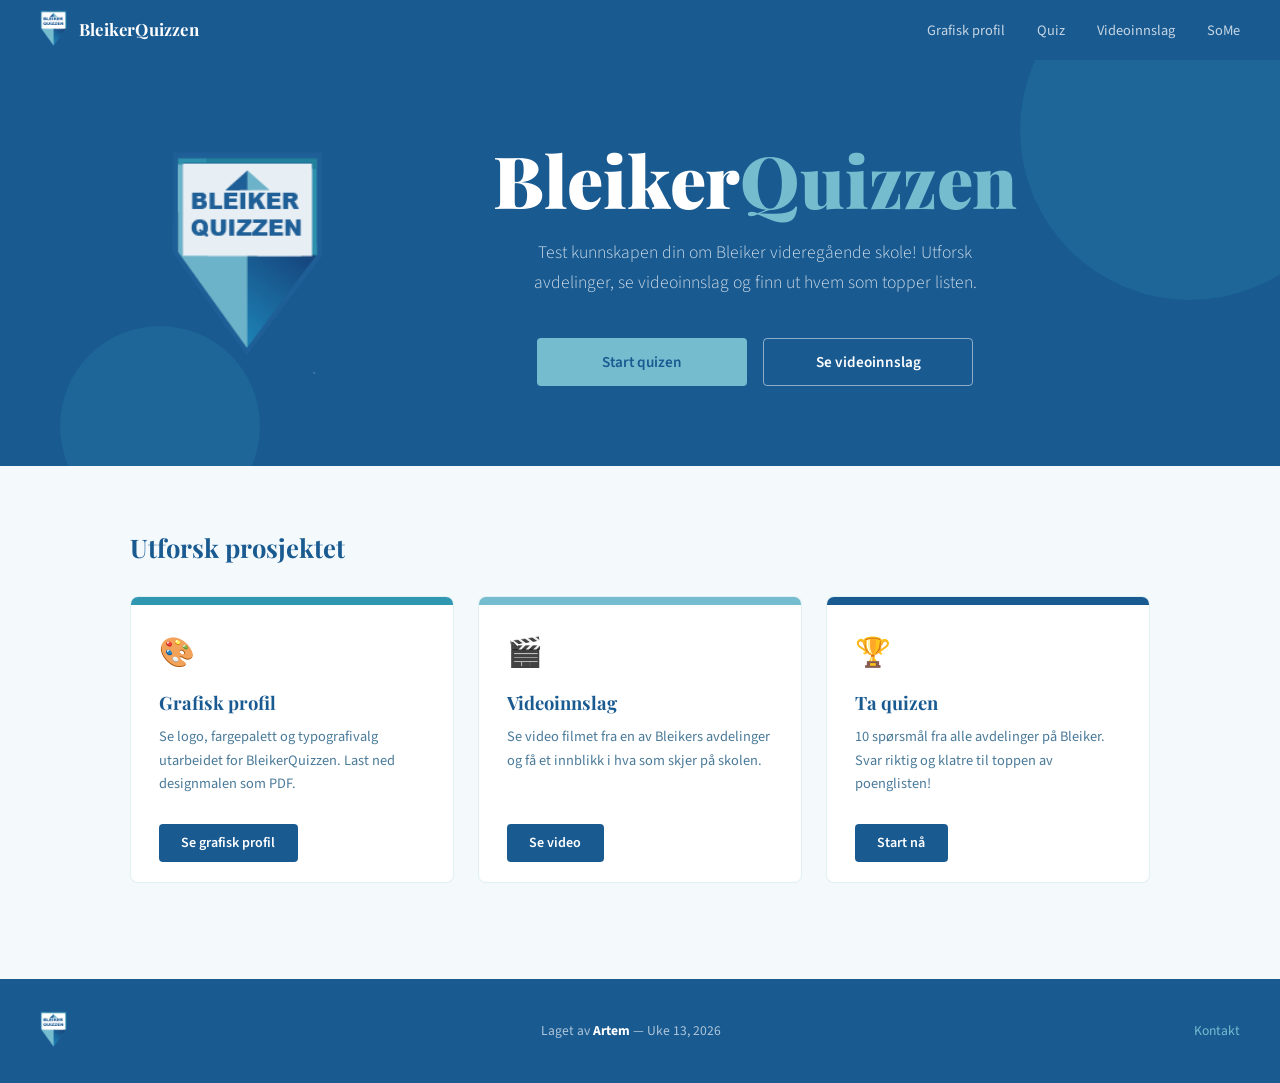
<file: index.html>
<!DOCTYPE html>
<html lang="no">
<head>
  <meta charset="UTF-8" />
  <meta name="viewport" content="width=device-width, initial-scale=1.0" />
  <title>BleikerQuizzen</title>
  <link rel="stylesheet" href="./css/style.css" />
</head>
<body class="home-page">

<nav>
  <a href="./index.html" class="logo"><img src="./img/Logo.png" alt="BleikerQuizzen" /><span class="logo-text">BleikerQuizzen</span></a>
  <ul>
    <li><a href="./html/grafisk-profil.html">Grafisk profil</a></li>
    <li><a href="./html/quiz.html">Quiz</a></li>
    <li><a href="./html/video.html">Videoinnslag</a></li>
    <li><a href="./html/some.html">SoMe</a></li>
  </ul>
</nav>

<section class="hero">
  <div class="hero-circle a"></div>
  <div class="hero-circle b"></div>
  <div class="hero-inner">
    <img src="./img/Logo.png" alt="Bleiker logo" class="hero-logo" />
    <div class="hero-content">
      <h1>Bleiker<span>Quizzen</span></h1>
      <p>Test kunnskapen din om Bleiker videregående skole! Utforsk avdelinger, se videoinnslag og finn ut hvem som topper listen.</p>
      <div class="hero-btns">
        <a href="./html/quiz.html" class="btn btn-fill">Start quizen</a>
        <a href="./html/video.html" class="btn btn-ghost">Se videoinnslag</a>
      </div>
    </div>
  </div>
</section>

<section class="cards-section">
  <h2>Utforsk prosjektet</h2>
  <div class="cards-grid">
    <div class="card">
      <div class="card-stripe stripe-c3"></div>
      <div class="card-body">
        <span class="card-icon">🎨</span>
        <h3>Grafisk profil</h3>
        <p>Se logo, fargepalett og typografivalg utarbeidet for BleikerQuizzen. Last ned designmalen som PDF.</p>
        <a href="./html/grafisk-profil.html" class="card-btn">Se grafisk profil</a>
      </div>
    </div>
    <div class="card">
      <div class="card-stripe stripe-c1"></div>
      <div class="card-body">
        <span class="card-icon">🎬</span>
        <h3>Videoinnslag</h3>
        <p>Se video filmet fra en av Bleikers avdelinger og få et innblikk i hva som skjer på skolen.</p>
        <a href="./html/video.html" class="card-btn">Se video</a>
      </div>
    </div>
    <div class="card">
      <div class="card-stripe stripe-c2"></div>
      <div class="card-body">
        <span class="card-icon">🏆</span>
        <h3>Ta quizen</h3>
        <p>10 spørsmål fra alle avdelinger på Bleiker. Svar riktig og klatre til toppen av poenglisten!</p>
        <a href="./html/quiz.html" class="card-btn">Start nå</a>
      </div>
    </div>
  </div>
</section>
<footer>
  <a href="./index.html" class="logo"><img src="./img/Logo.png" alt="BleikerQuizzen" /></a>
  <p>Laget av <strong class="footer-author">Artem</strong> — Uke 13, 2026</p>
  <p><a href="mailto:sandeckijartem87@gmail.com">Kontakt</a></p>
</footer>
</body>
</html>
</file>
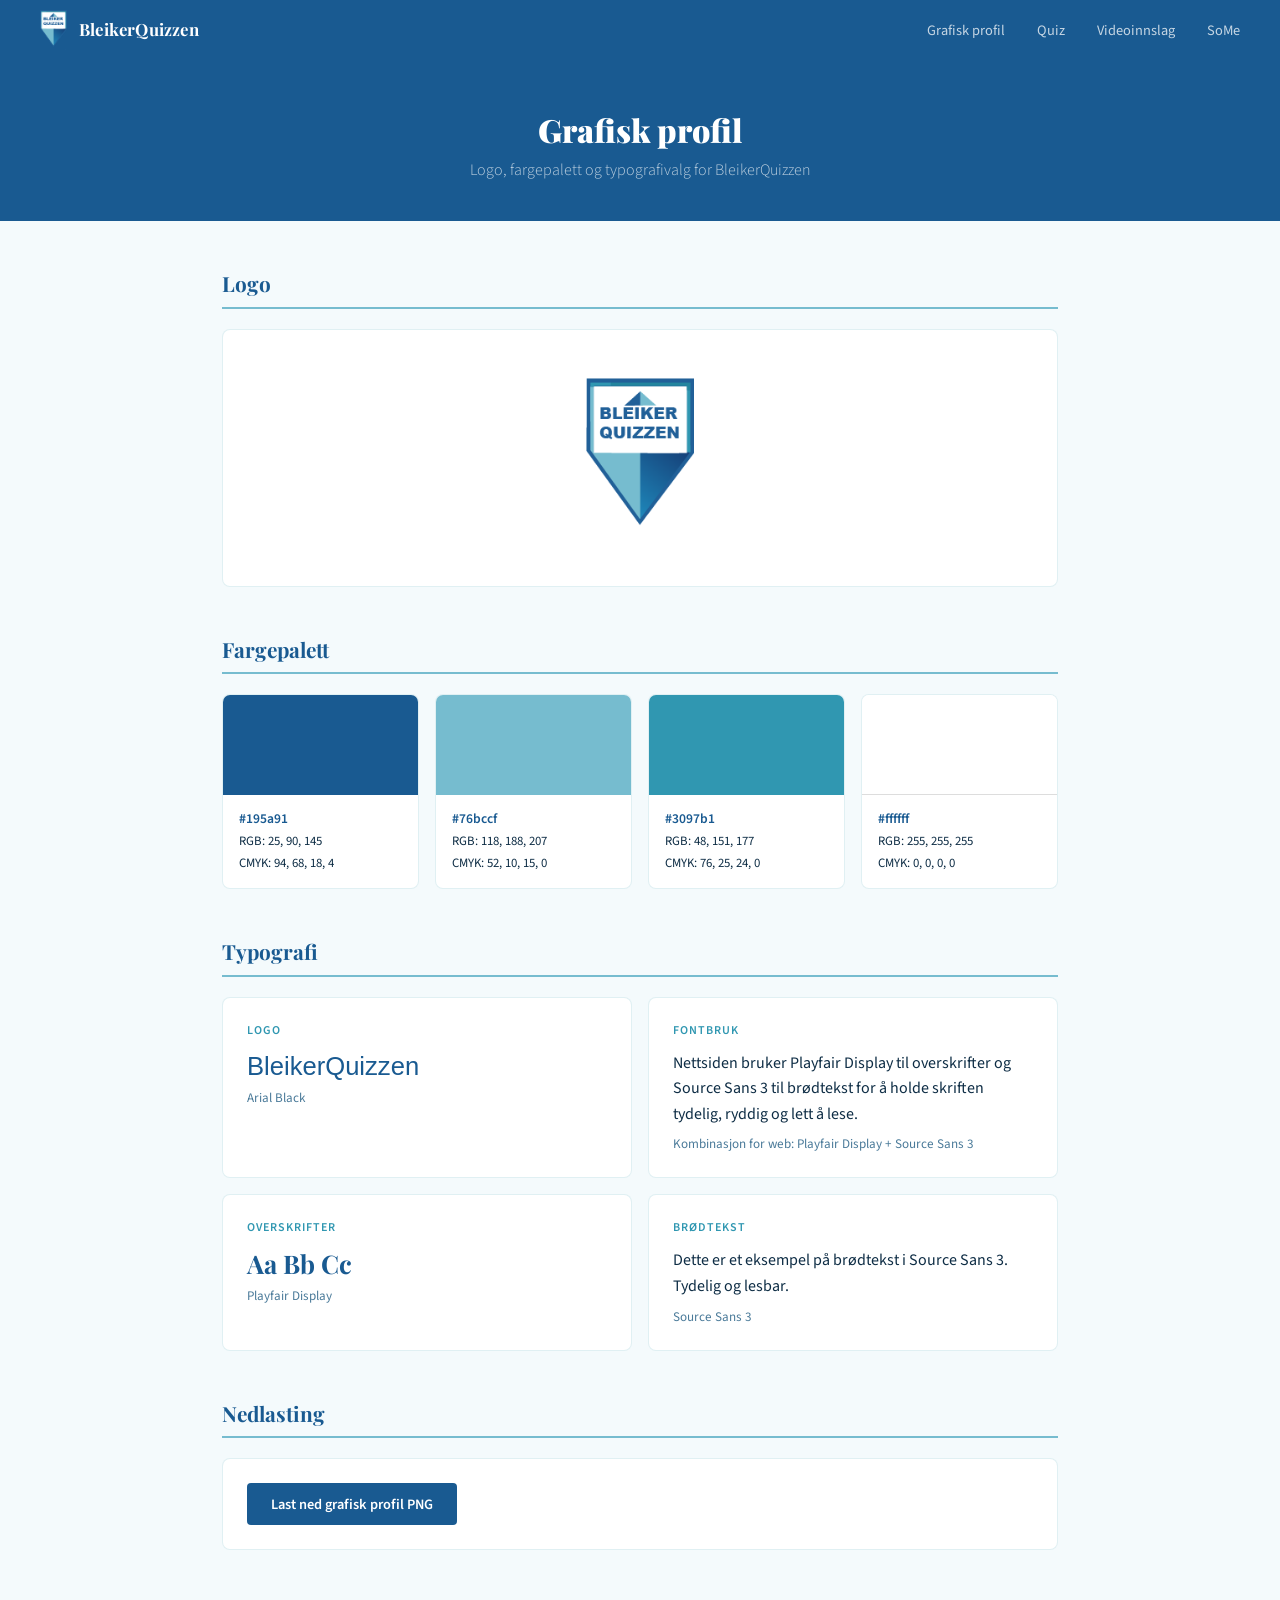
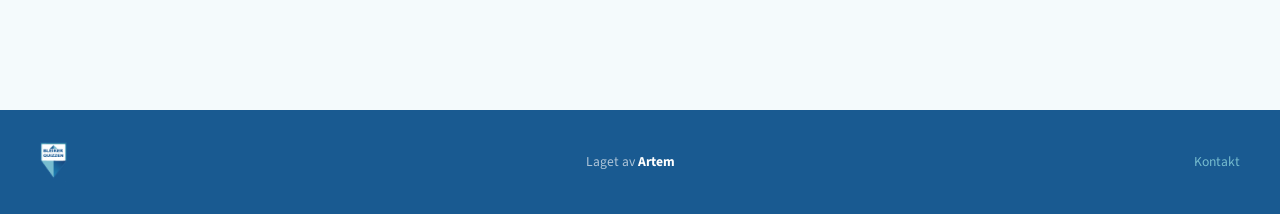
<file: html/grafisk-profil.html>
<!DOCTYPE html>
<html lang="no">
<head>
  <meta charset="UTF-8" />
  <meta name="viewport" content="width=device-width, initial-scale=1.0" />
  <title>Grafisk profil – BleikerQuizzen</title>
  <link rel="stylesheet" href="../css/style.css" />
</head>
<body class="profile-page">

<nav>
  <a href="../index.html" class="logo"><img src="../img/Logo.png" alt="BleikerQuizzen" /><span class="logo-text">BleikerQuizzen</span></a>
  <ul>
    <li><a href="./grafisk-profil.html">Grafisk profil</a></li>
    <li><a href="./quiz.html">Quiz</a></li>
    <li><a href="./video.html">Videoinnslag</a></li>
    <li><a href="./some.html">SoMe</a></li>
  </ul>
</nav>

<div class="page-header">
  <h1>Grafisk profil</h1>
  <p>Logo, fargepalett og typografivalg for BleikerQuizzen</p>
</div>

<main>

  <section>
    <h2>Logo</h2>
    <div class="logo-boks">
      <img src="../img/Logo.png" alt="BleikerQuizzen logo" />
    </div>
  </section>

  <section>
    <h2>Fargepalett</h2>
    <div class="palette">
      <div class="farge-kort">
        <div class="farge-rute farge-rute-c2"></div>
        <div class="farge-info">
          <span class="farge-hex">#195a91</span>
          <p>RGB: 25, 90, 145<br>CMYK: 94, 68, 18, 4</p>
        </div>
      </div>
      <div class="farge-kort">
        <div class="farge-rute farge-rute-c1"></div>
        <div class="farge-info">
          <span class="farge-hex">#76bccf</span>
          <p>RGB: 118, 188, 207<br>CMYK: 52, 10, 15, 0</p>
        </div>
      </div>
      <div class="farge-kort">
        <div class="farge-rute farge-rute-c3"></div>
        <div class="farge-info">
          <span class="farge-hex">#3097b1</span>
          <p>RGB: 48, 151, 177<br>CMYK: 76, 25, 24, 0</p>
        </div>
      </div>
      <div class="farge-kort">
        <div class="farge-rute farge-rute-white"></div>
        <div class="farge-info">
          <span class="farge-hex">#ffffff</span>
          <p>RGB: 255, 255, 255<br>CMYK: 0, 0, 0, 0</p>
        </div>
      </div>
    </div>
  </section>

  <section>
    <h2>Typografi</h2>
    <div class="typo-grid">
      <div class="typo-kort">
        <div class="typo-label">Logo</div>
        <div class="typo-eksempel-logo">BleikerQuizzen</div>
        <div class="typo-navn">Arial Black</div>
      </div>
      <div class="typo-kort">
        <div class="typo-label">Fontbruk</div>
        <div class="typo-eksempel-p">Nettsiden bruker Playfair Display til overskrifter og Source Sans 3 til brødtekst for å holde skriften tydelig, ryddig og lett å lese.</div>
        <div class="typo-navn">Kombinasjon for web: Playfair Display + Source Sans 3</div>
      </div>
      <div class="typo-kort">
        <div class="typo-label">Overskrifter</div>
        <div class="typo-eksempel-h">Aa Bb Cc</div>
        <div class="typo-navn">Playfair Display</div>
      </div>
      <div class="typo-kort">
        <div class="typo-label">Brødtekst</div>
        <div class="typo-eksempel-p">Dette er et eksempel på brødtekst i Source Sans 3. Tydelig og lesbar.</div>
        <div class="typo-navn">Source Sans 3</div>
      </div>
    </div>
  </section>

  <section>
    <h2>Nedlasting</h2>
    <div class="download-box">
      <a href="../img/bleikerquizzen-grafisk-profil.png" class="dl-btn" download>Last ned grafisk profil PNG</a>
    </div>
  </section>

</main>

<footer>
  <a href="../index.html" class="logo"><img src="../img/Logo.png" alt="BleikerQuizzen" /></a>
  <p>Laget av <strong class="footer-author">Artem</strong></p>
  <p><a href="mailto:sandeckijartem87@gmail.com">Kontakt</a></p>
</footer>

</body>
</html>
</file>
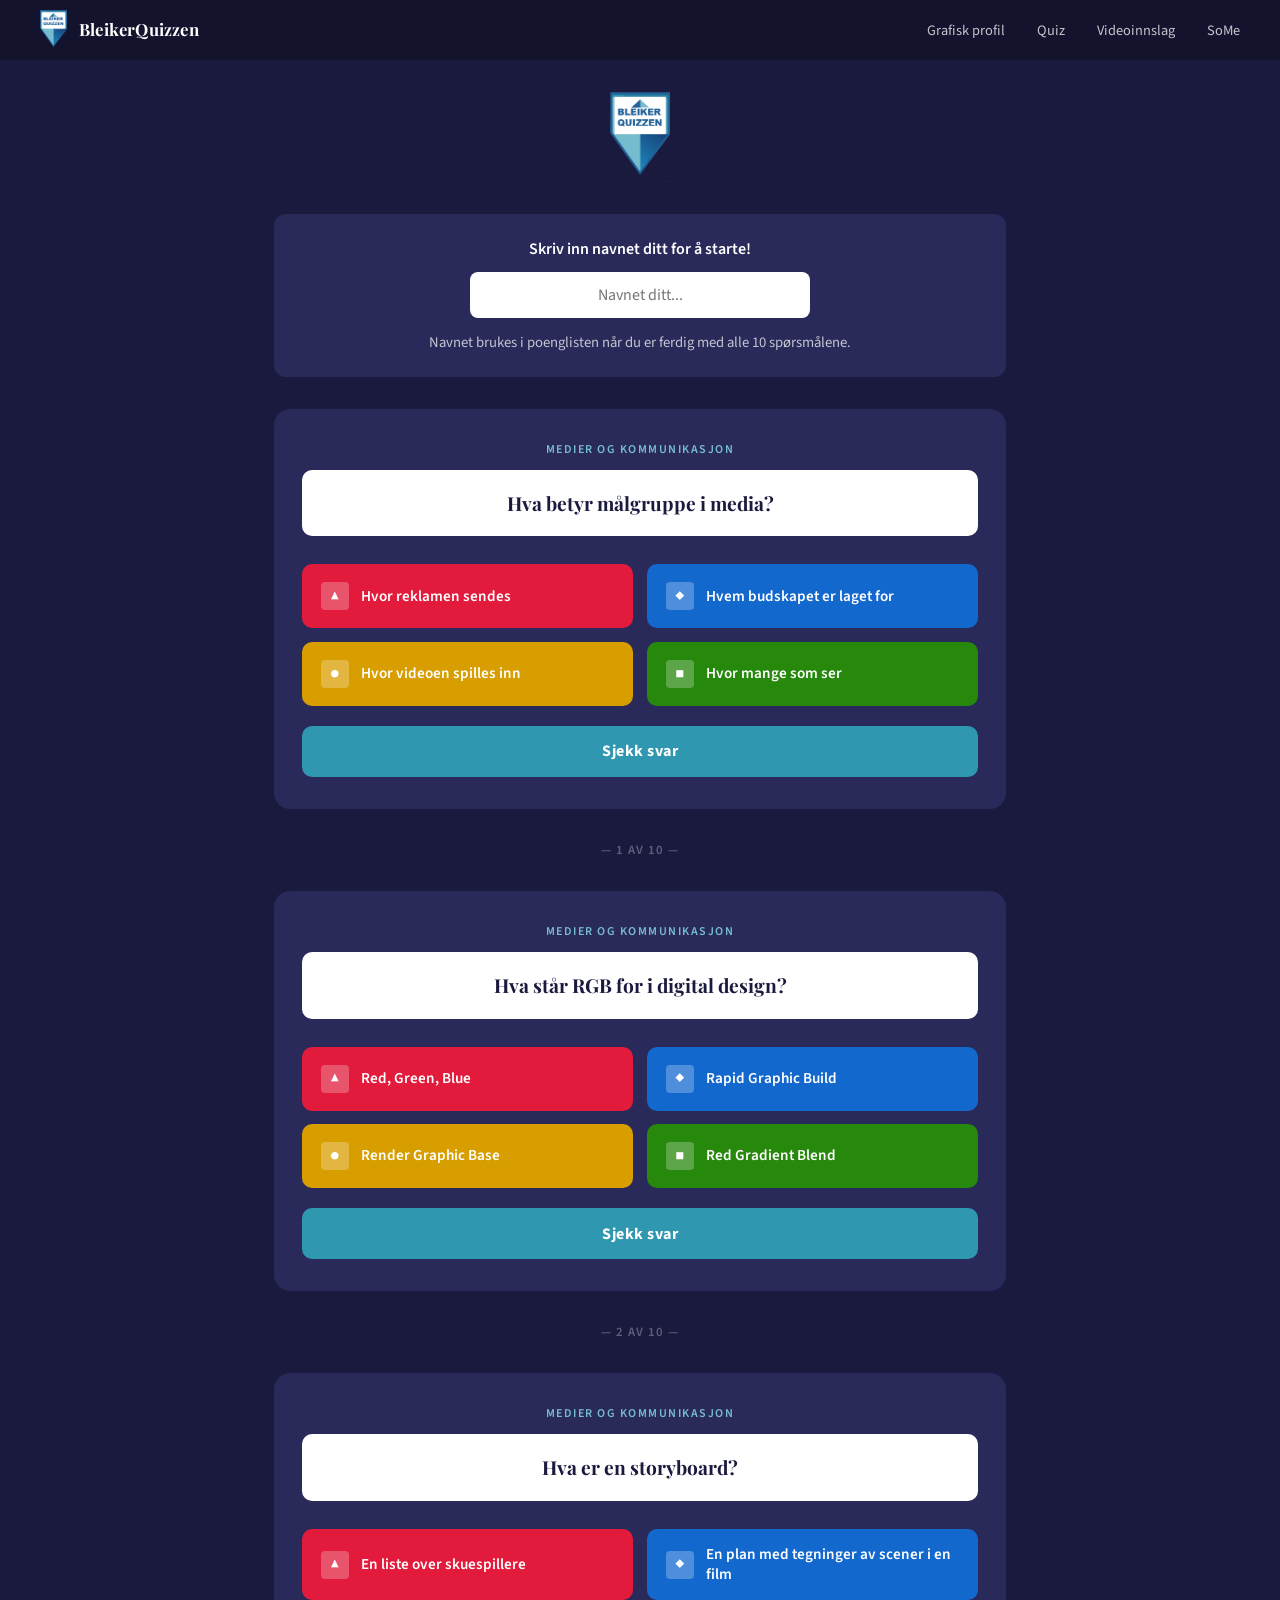
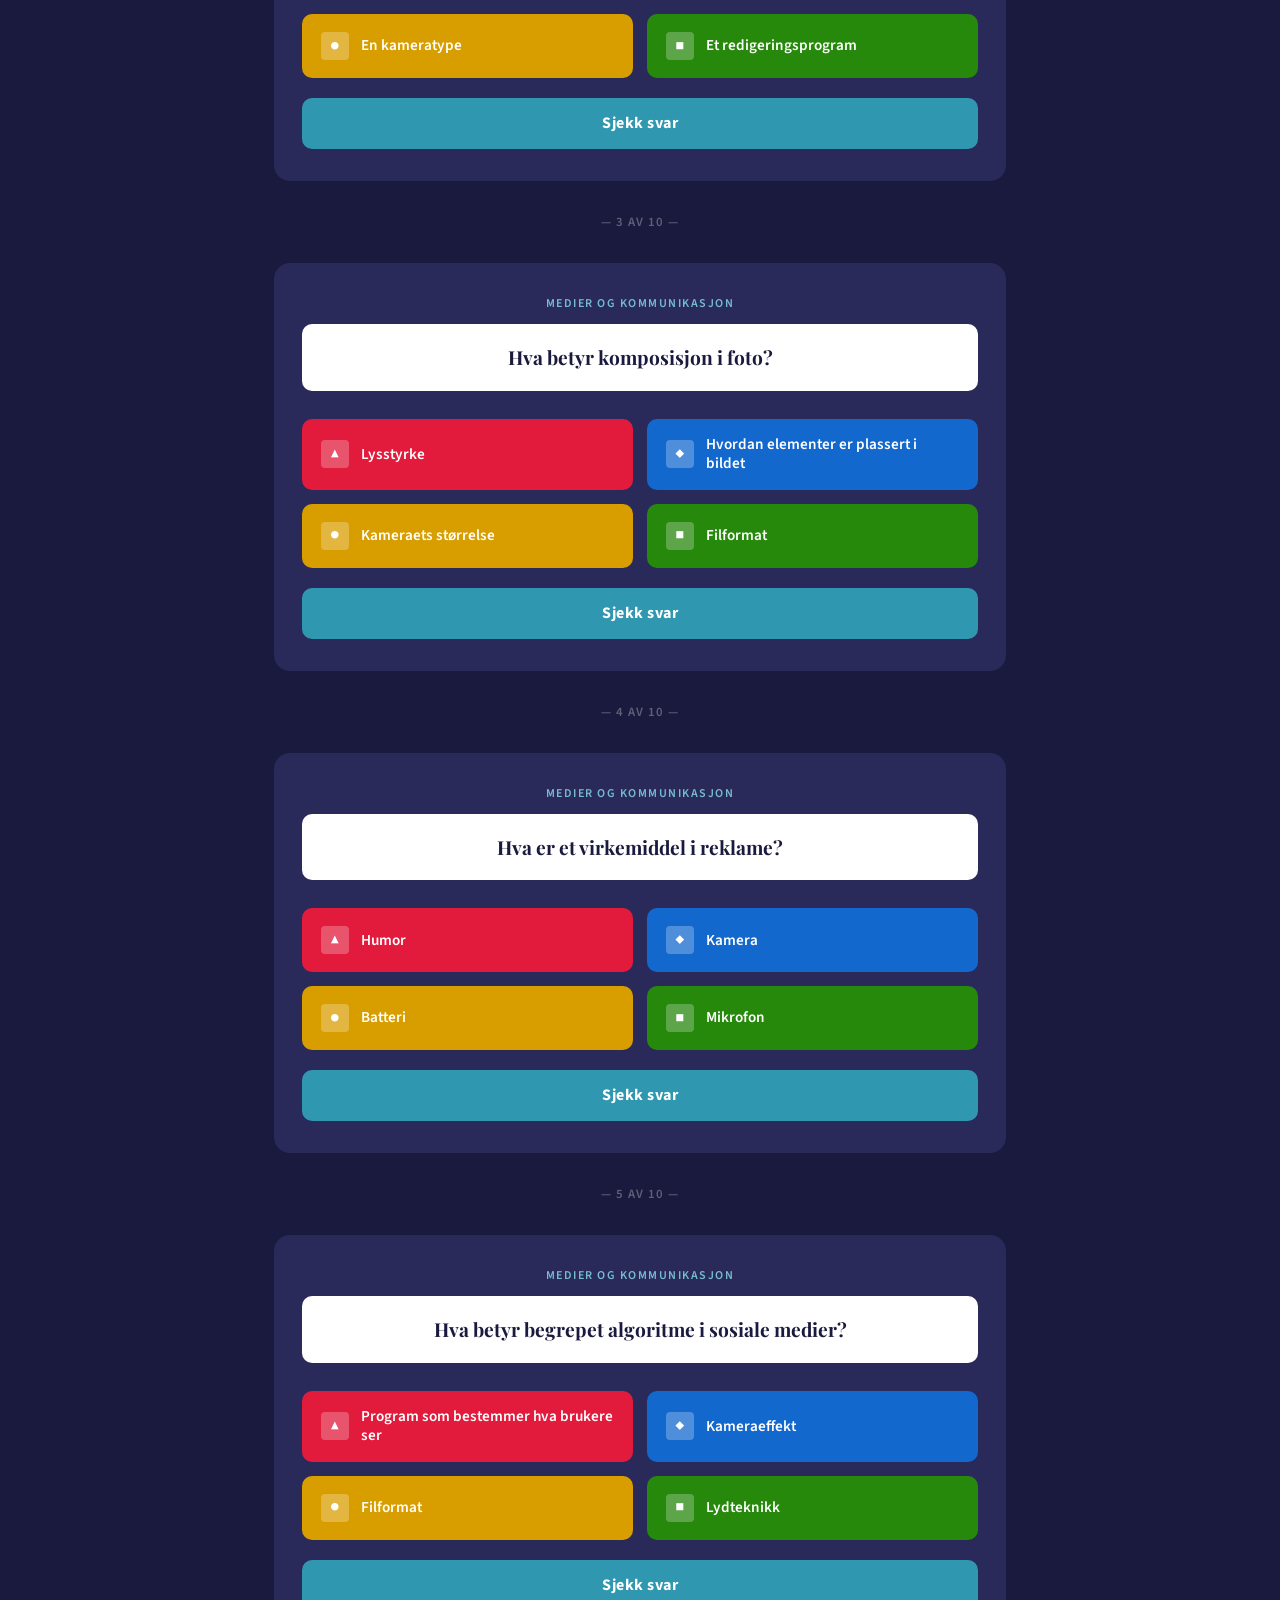
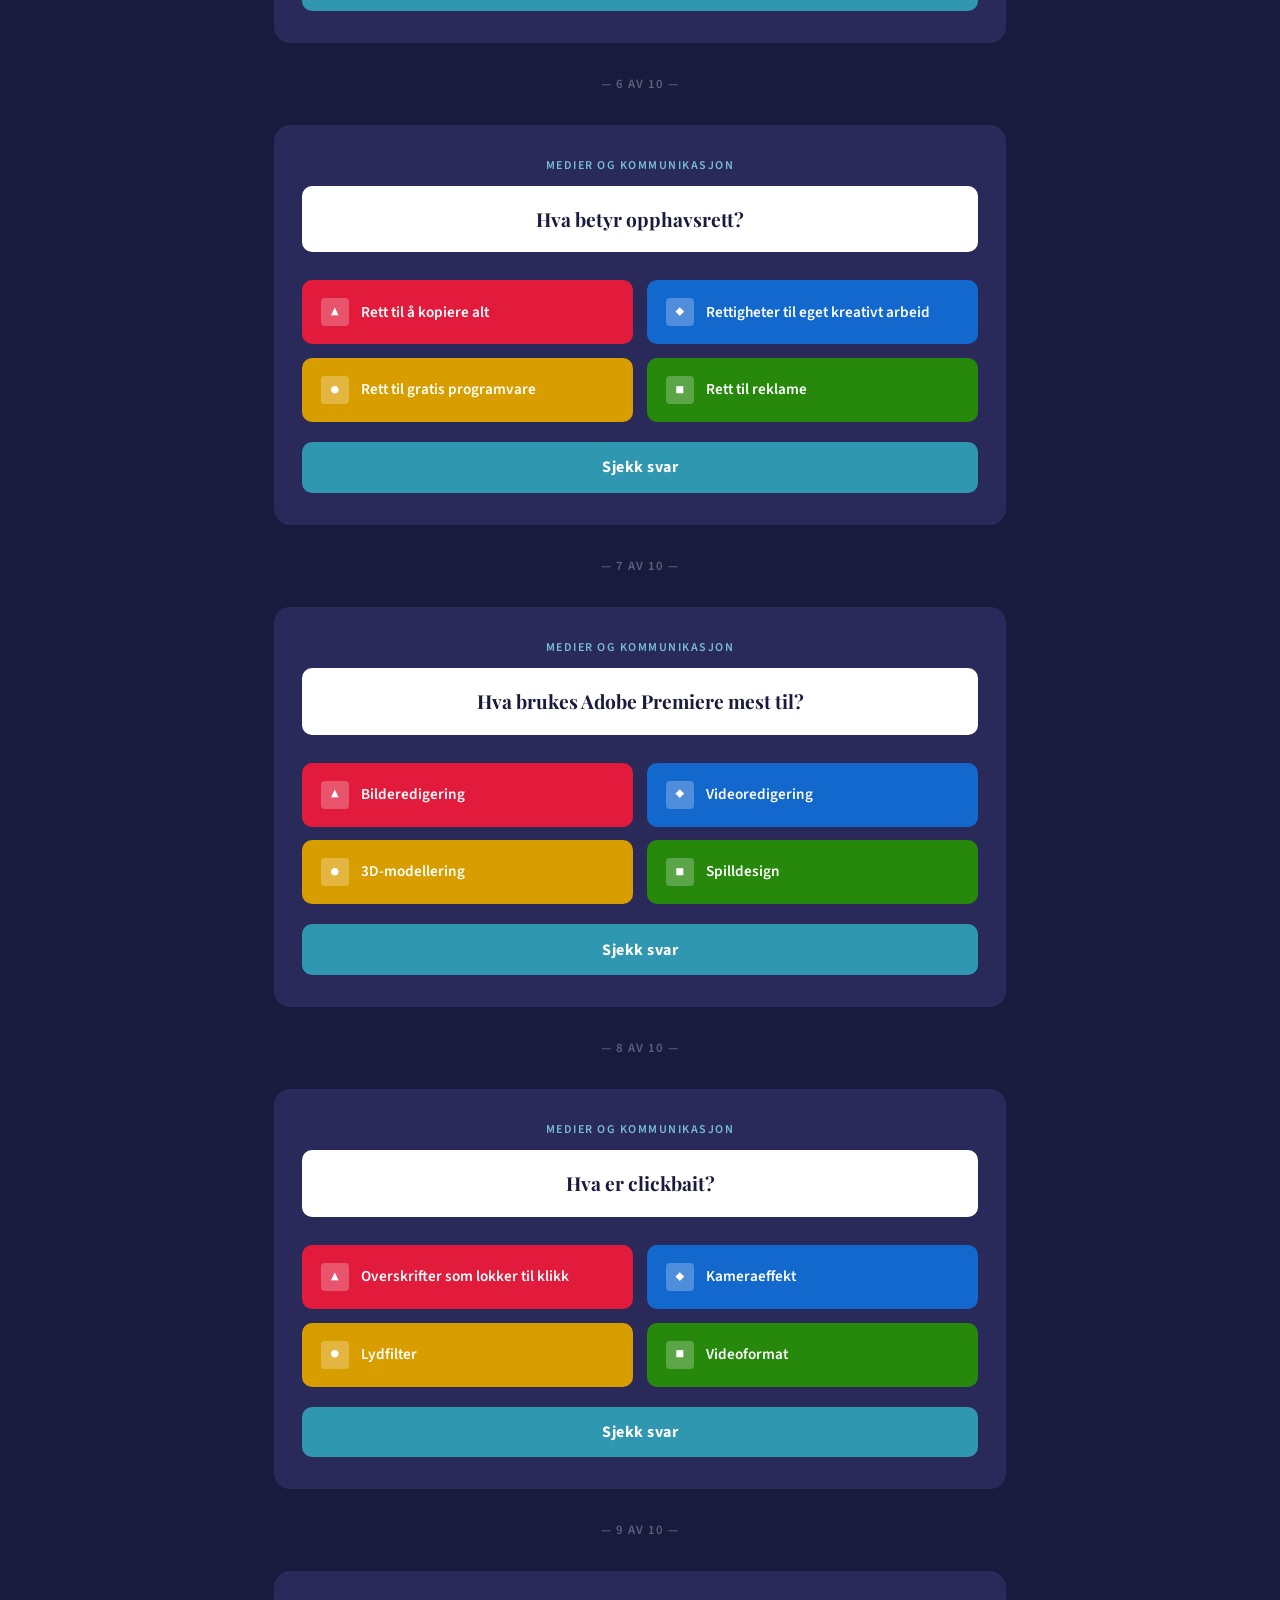
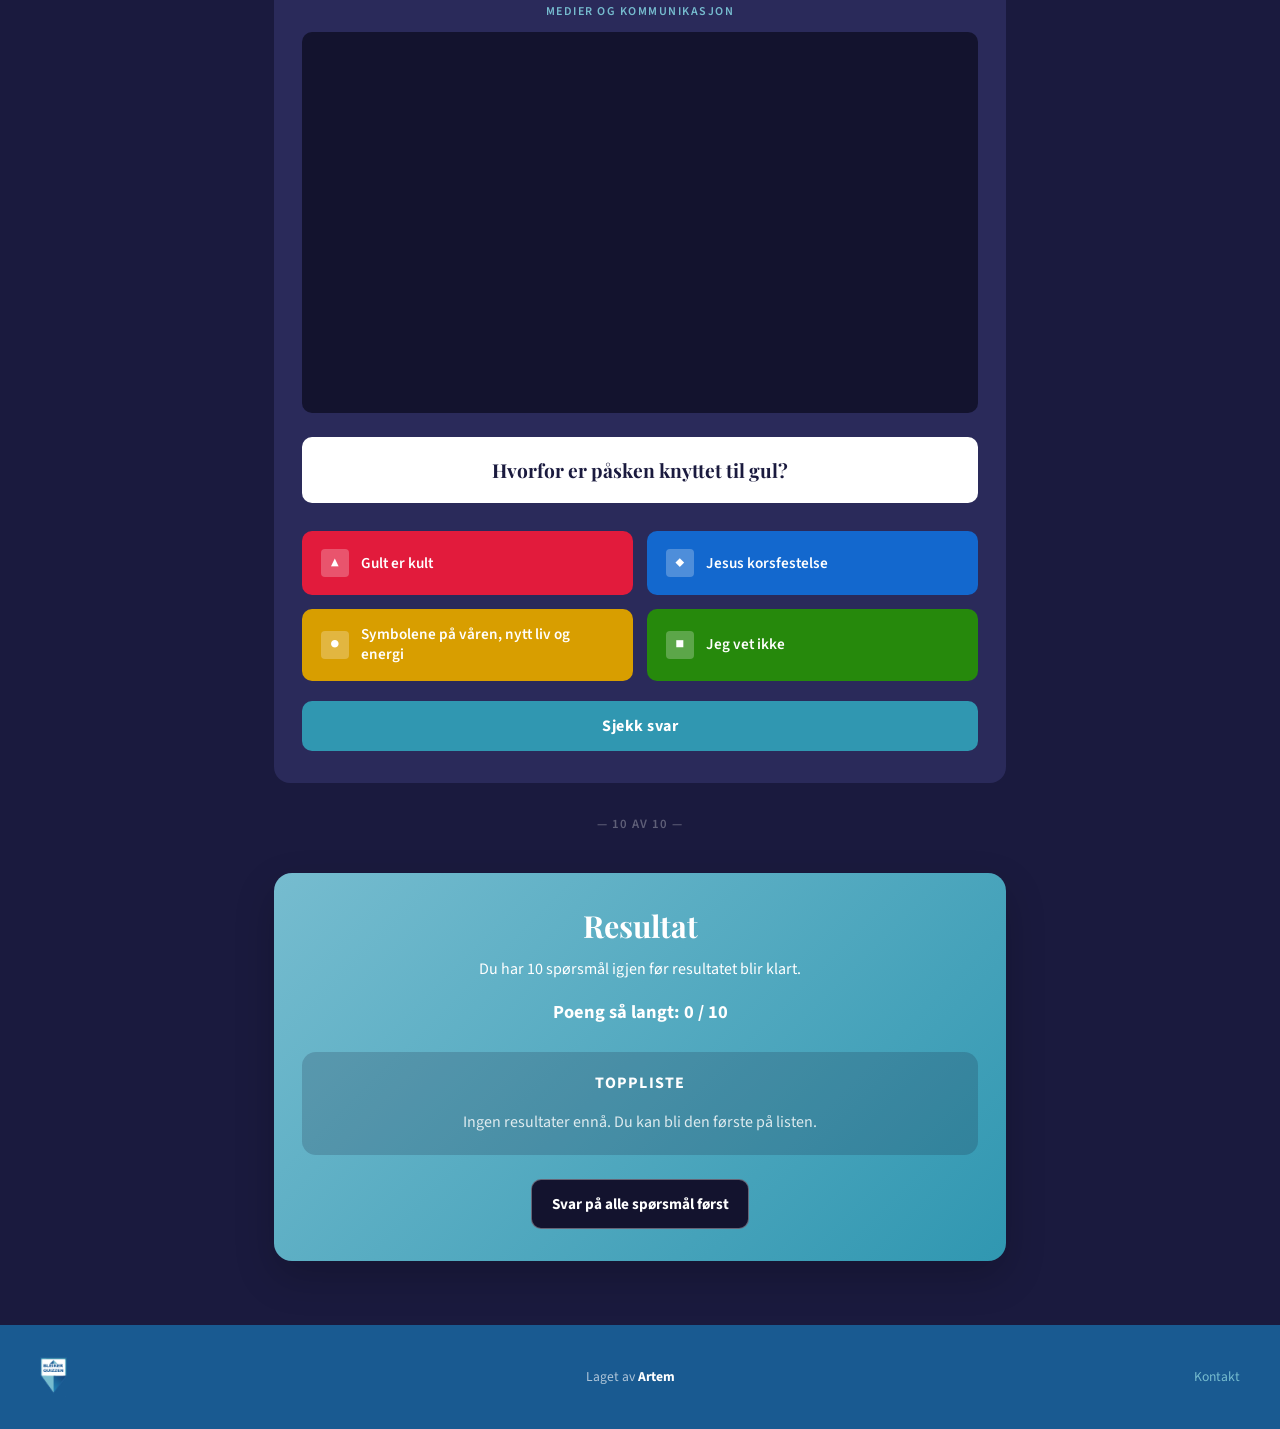
<file: html/quiz.html>
<!DOCTYPE html>
<html lang="no">
<head>
  <meta charset="UTF-8" />
  <meta name="viewport" content="width=device-width, initial-scale=1.0" />
  <title>Quiz – BleikerQuizzen</title>
  <link rel="stylesheet" href="../css/style.css" />
</head>
<body class="quiz-page">

<div id="emoji-container"></div>

<nav>
  <a href="../index.html" class="logo"><img src="../img/Logo.png" alt="BleikerQuizzen" /><span class="logo-text">BleikerQuizzen</span></a>
  <ul>
    <li><a href="./grafisk-profil.html">Grafisk profil</a></li>
    <li><a href="./quiz.html">Quiz</a></li>
    <li><a href="./video.html">Videoinnslag</a></li>
    <li><a href="./some.html">SoMe</a></li>
  </ul>
</nav>

<div class="quiz-wrapper">

  <div class="quiz-logo">
    <img src="../img/Logo.png" alt="BleikerQuizzen logo" />
  </div>

  <div class="navn-felt">
    <label for="navn">Skriv inn navnet ditt for å starte!</label>
    <input type="text" id="navn" placeholder="Navnet ditt..." />
    <p class="navn-hint">Navnet brukes i poenglisten når du er ferdig med alle 10 spørsmålene.</p>
  </div>

  <div class="q-card">
    <div class="q-label">Medier og kommunikasjon</div>
    <div class="q-tekst-boks"><p>Hva betyr målgruppe i media?</p></div>
    <div class="alternativer">
      <input type="radio" name="q1" id="q1a">
      <label for="q1a" class="alt-a"><span class="alt-ikon">▲</span>Hvor reklamen sendes</label>
      <input type="radio" name="q1" id="q1b">
      <label for="q1b" class="alt-b"><span class="alt-ikon">◆</span>Hvem budskapet er laget for</label>
      <input type="radio" name="q1" id="q1c">
      <label for="q1c" class="alt-c"><span class="alt-ikon">●</span>Hvor videoen spilles inn</label>
      <input type="radio" name="q1" id="q1d">
      <label for="q1d" class="alt-d"><span class="alt-ikon">■</span>Hvor mange som ser</label>
    </div>
    <button class="vis-svar-btn" data-fasit="fasit1" data-question="q1" data-correct="q1b">Sjekk svar</button>
    <div class="fasit" id="fasit1"></div>
  </div>
  <div class="q-nummer">— 1 av 10 —</div>

  <div class="q-card">
    <div class="q-label">Medier og kommunikasjon</div>
    <div class="q-tekst-boks"><p>Hva står RGB for i digital design?</p></div>
    <div class="alternativer">
      <input type="radio" name="q2" id="q2a">
      <label for="q2a" class="alt-a"><span class="alt-ikon">▲</span>Red, Green, Blue</label>
      <input type="radio" name="q2" id="q2b">
      <label for="q2b" class="alt-b"><span class="alt-ikon">◆</span>Rapid Graphic Build</label>
      <input type="radio" name="q2" id="q2c">
      <label for="q2c" class="alt-c"><span class="alt-ikon">●</span>Render Graphic Base</label>
      <input type="radio" name="q2" id="q2d">
      <label for="q2d" class="alt-d"><span class="alt-ikon">■</span>Red Gradient Blend</label>
    </div>
    <button class="vis-svar-btn" data-fasit="fasit2" data-question="q2" data-correct="q2a">Sjekk svar</button>
    <div class="fasit" id="fasit2"></div>
  </div>
  <div class="q-nummer">— 2 av 10 —</div>

  <div class="q-card">
    <div class="q-label">Medier og kommunikasjon</div>
    <div class="q-tekst-boks"><p>Hva er en storyboard?</p></div>
    <div class="alternativer">
      <input type="radio" name="q3" id="q3a">
      <label for="q3a" class="alt-a"><span class="alt-ikon">▲</span>En liste over skuespillere</label>
      <input type="radio" name="q3" id="q3b">
      <label for="q3b" class="alt-b"><span class="alt-ikon">◆</span>En plan med tegninger av scener i en film</label>
      <input type="radio" name="q3" id="q3c">
      <label for="q3c" class="alt-c"><span class="alt-ikon">●</span>En kameratype</label>
      <input type="radio" name="q3" id="q3d">
      <label for="q3d" class="alt-d"><span class="alt-ikon">■</span>Et redigeringsprogram</label>
    </div>
    <button class="vis-svar-btn" data-fasit="fasit3" data-question="q3" data-correct="q3b">Sjekk svar</button>
    <div class="fasit" id="fasit3"></div>
  </div>
  <div class="q-nummer">— 3 av 10 —</div>

  <div class="q-card">
    <div class="q-label">Medier og kommunikasjon</div>
    <div class="q-tekst-boks"><p>Hva betyr komposisjon i foto?</p></div>
    <div class="alternativer">
      <input type="radio" name="q4" id="q4a">
      <label for="q4a" class="alt-a"><span class="alt-ikon">▲</span>Lysstyrke</label>
      <input type="radio" name="q4" id="q4b">
      <label for="q4b" class="alt-b"><span class="alt-ikon">◆</span>Hvordan elementer er plassert i bildet</label>
      <input type="radio" name="q4" id="q4c">
      <label for="q4c" class="alt-c"><span class="alt-ikon">●</span>Kameraets størrelse</label>
      <input type="radio" name="q4" id="q4d">
      <label for="q4d" class="alt-d"><span class="alt-ikon">■</span>Filformat</label>
    </div>
    <button class="vis-svar-btn" data-fasit="fasit4" data-question="q4" data-correct="q4b">Sjekk svar</button>
    <div class="fasit" id="fasit4"></div>
  </div>
  <div class="q-nummer">— 4 av 10 —</div>

  <div class="q-card">
    <div class="q-label">Medier og kommunikasjon</div>
    <div class="q-tekst-boks"><p>Hva er et virkemiddel i reklame?</p></div>
    <div class="alternativer">
      <input type="radio" name="q5" id="q5a">
      <label for="q5a" class="alt-a"><span class="alt-ikon">▲</span>Humor</label>
      <input type="radio" name="q5" id="q5b">
      <label for="q5b" class="alt-b"><span class="alt-ikon">◆</span>Kamera</label>
      <input type="radio" name="q5" id="q5c">
      <label for="q5c" class="alt-c"><span class="alt-ikon">●</span>Batteri</label>
      <input type="radio" name="q5" id="q5d">
      <label for="q5d" class="alt-d"><span class="alt-ikon">■</span>Mikrofon</label>
    </div>
    <button class="vis-svar-btn" data-fasit="fasit5" data-question="q5" data-correct="q5a">Sjekk svar</button>
    <div class="fasit" id="fasit5"></div>
  </div>
  <div class="q-nummer">— 5 av 10 —</div>

  <div class="q-card">
    <div class="q-label">Medier og kommunikasjon</div>
    <div class="q-tekst-boks"><p>Hva betyr begrepet algoritme i sosiale medier?</p></div>
    <div class="alternativer">
      <input type="radio" name="q6" id="q6a">
      <label for="q6a" class="alt-a"><span class="alt-ikon">▲</span>Program som bestemmer hva brukere ser</label>
      <input type="radio" name="q6" id="q6b">
      <label for="q6b" class="alt-b"><span class="alt-ikon">◆</span>Kameraeffekt</label>
      <input type="radio" name="q6" id="q6c">
      <label for="q6c" class="alt-c"><span class="alt-ikon">●</span>Filformat</label>
      <input type="radio" name="q6" id="q6d">
      <label for="q6d" class="alt-d"><span class="alt-ikon">■</span>Lydteknikk</label>
    </div>
    <button class="vis-svar-btn" data-fasit="fasit6" data-question="q6" data-correct="q6a">Sjekk svar</button>
    <div class="fasit" id="fasit6"></div>
  </div>
  <div class="q-nummer">— 6 av 10 —</div>

  <div class="q-card">
    <div class="q-label">Medier og kommunikasjon</div>
    <div class="q-tekst-boks"><p>Hva betyr opphavsrett?</p></div>
    <div class="alternativer">
      <input type="radio" name="q7" id="q7a">
      <label for="q7a" class="alt-a"><span class="alt-ikon">▲</span>Rett til å kopiere alt</label>
      <input type="radio" name="q7" id="q7b">
      <label for="q7b" class="alt-b"><span class="alt-ikon">◆</span>Rettigheter til eget kreativt arbeid</label>
      <input type="radio" name="q7" id="q7c">
      <label for="q7c" class="alt-c"><span class="alt-ikon">●</span>Rett til gratis programvare</label>
      <input type="radio" name="q7" id="q7d">
      <label for="q7d" class="alt-d"><span class="alt-ikon">■</span>Rett til reklame</label>
    </div>
    <button class="vis-svar-btn" data-fasit="fasit7" data-question="q7" data-correct="q7b">Sjekk svar</button>
    <div class="fasit" id="fasit7"></div>
  </div>
  <div class="q-nummer">— 7 av 10 —</div>

  <div class="q-card">
    <div class="q-label">Medier og kommunikasjon</div>
    <div class="q-tekst-boks"><p>Hva brukes Adobe Premiere mest til?</p></div>
    <div class="alternativer">
      <input type="radio" name="q8" id="q8a">
      <label for="q8a" class="alt-a"><span class="alt-ikon">▲</span>Bilderedigering</label>
      <input type="radio" name="q8" id="q8b">
      <label for="q8b" class="alt-b"><span class="alt-ikon">◆</span>Videoredigering</label>
      <input type="radio" name="q8" id="q8c">
      <label for="q8c" class="alt-c"><span class="alt-ikon">●</span>3D-modellering</label>
      <input type="radio" name="q8" id="q8d">
      <label for="q8d" class="alt-d"><span class="alt-ikon">■</span>Spilldesign</label>
    </div>
    <button class="vis-svar-btn" data-fasit="fasit8" data-question="q8" data-correct="q8b">Sjekk svar</button>
    <div class="fasit" id="fasit8"></div>
  </div>
  <div class="q-nummer">— 8 av 10 —</div>

  <div class="q-card">
    <div class="q-label">Medier og kommunikasjon</div>
    <div class="q-tekst-boks"><p>Hva er clickbait?</p></div>
    <div class="alternativer">
      <input type="radio" name="q9" id="q9a">
      <label for="q9a" class="alt-a"><span class="alt-ikon">▲</span>Overskrifter som lokker til klikk</label>
      <input type="radio" name="q9" id="q9b">
      <label for="q9b" class="alt-b"><span class="alt-ikon">◆</span>Kameraeffekt</label>
      <input type="radio" name="q9" id="q9c">
      <label for="q9c" class="alt-c"><span class="alt-ikon">●</span>Lydfilter</label>
      <input type="radio" name="q9" id="q9d">
      <label for="q9d" class="alt-d"><span class="alt-ikon">■</span>Videoformat</label>
    </div>
    <button class="vis-svar-btn" data-fasit="fasit9" data-question="q9" data-correct="q9a">Sjekk svar</button>
    <div class="fasit" id="fasit9"></div>
  </div>
  <div class="q-nummer">— 9 av 10 —</div>

  <div class="q-card">
    <div class="q-label">Medier og kommunikasjon</div>
    <div class="video-boks">
      <iframe src="https://drive.google.com/file/d/1CuLgdzCoIZPOCXgaLz7tvFNrawZnbL8t/preview" allow="autoplay" allowfullscreen title="Videospørsmål BleikerQuizzen"></iframe>
    </div>
    <div class="q-tekst-boks"><p>Hvorfor er påsken knyttet til gul?</p></div>
    <div class="alternativer">
      <input type="radio" name="q10" id="q10a">
      <label for="q10a" class="alt-a"><span class="alt-ikon">▲</span>Gult er kult</label>
      <input type="radio" name="q10" id="q10b">
      <label for="q10b" class="alt-b"><span class="alt-ikon">◆</span>Jesus korsfestelse</label>
      <input type="radio" name="q10" id="q10c">
      <label for="q10c" class="alt-c"><span class="alt-ikon">●</span>Symbolene på våren, nytt liv og energi</label>
      <input type="radio" name="q10" id="q10d">
      <label for="q10d" class="alt-d"><span class="alt-ikon">■</span>Jeg vet ikke</label>
    </div>
    <button class="vis-svar-btn" data-fasit="fasit10" data-question="q10" data-correct="q10c">Sjekk svar</button>
    <div class="fasit" id="fasit10"></div>
  </div>
  <div class="q-nummer">— 10 av 10 —</div>

  <section class="resultat-kort skjult" id="resultat-kort">
    <h2>Resultat</h2>
    <p id="resultat-tekst">Svar på alle spørsmålene for å se poengsummen din.</p>
    <p class="score-line" id="score-line"></p>

    <div class="leaderboard-wrap">
      <h3>Toppliste</h3>
      <ol class="leaderboard" id="leaderboard"></ol>
      <p class="leaderboard-empty skjult" id="leaderboard-empty">Ingen resultater ennå. Du kan bli den første på listen.</p>
    </div>

    <div class="resultat-actions">
      <button type="button" class="resultat-btn" id="lagre-score-btn">Lagre poeng</button>
    </div>
  </section>

</div>

<footer>
  <a href="../index.html" class="logo"><img src="../img/Logo.png" alt="BleikerQuizzen" /></a>
  <p>Laget av <strong class="footer-author">Artem</strong></p>
  <p><a href="mailto:sandeckijartem87@gmail.com">Kontakt</a></p>
</footer>
<script src="../js/main.js"></script>

</body>
</html>
</file>
<file: css/style.css>
@import url('https://fonts.googleapis.com/css2?family=Playfair+Display:wght@700;900&family=Source+Sans+3:wght@300;400;600&display=swap');

:root {
  --c1: rgb(118, 188, 207);
  --c2: rgb(25, 90, 145);
  --c3: rgb(48, 151, 177);
  --white: #ffffff;
  --offwhite: #f4fafc;
  --text: #0e2d45;
  --muted: #4a7a99;
}
@keyframes fall {
  0% {
    transform: translateY(-10vh) rotate(0deg);
    opacity: 0;
  }
  10% {
    opacity: 1;
  }
  100% {
    transform: translateY(110vh) rotate(360deg);
    opacity: 0;
  }
}
 
#emoji-container {
  position: fixed;
  inset: 0;
  pointer-events: none;
  overflow: hidden;
  z-index: 500;
}
 
.emoji {
  position: absolute;
  animation-name: fall;
  animation-timing-function: linear;
  animation-iteration-count: infinite;
  will-change: transform, opacity;
}

* { margin: 0; padding: 0; box-sizing: border-box; }

html { background: var(--c2); }

body {
  font-family: 'Source Sans 3', sans-serif;
  background: var(--offwhite);
  color: var(--text);
}

nav {
  background: var(--c2);
  display: flex;
  align-items: center;
  justify-content: space-between;
  padding: 0 2.5rem;
  height: 60px;
  position: sticky;
  top: 0;
  z-index: 100;
}

.logo {
  text-decoration: none;
  display: flex;
  align-items: center;
  gap: 0.75rem;
}

.logo img {
  height: 40px;
  width: auto;
}

.logo-text {
  color: var(--white);
  font-family: 'Playfair Display', serif;
  font-size: 1.05rem;
  font-weight: 700;
  letter-spacing: 0.2px;
  white-space: nowrap;
  position: relative;
  top: -1px;
}

nav ul { list-style: none; display: flex; gap: 2rem; }

nav a {
  color: rgba(255, 255, 255, 0.75);
  text-decoration: none;
  font-size: 0.9rem;
  transition: color 0.2s;
}

nav a:hover { color: var(--white); }

.page-header {
  background: var(--c2);
  color: var(--white);
  padding: 3rem 2.5rem 2.5rem;
  text-align: center;
}

.page-header h1 {
  font-family: 'Playfair Display', serif;
  font-size: 2rem;
  font-weight: 900;
}

.page-header p {
  color: rgba(255, 255, 255, 0.7);
  margin-top: 0.5rem;
  font-weight: 300;
}

.btn {
  padding: 0.75rem 2rem;
  border-radius: 4px;
  text-decoration: none;
  font-size: 0.95rem;
  font-weight: 600;
  transition: opacity 0.2s, transform 0.15s;
  display: inline-block;
}

.btn:hover { opacity: 0.88; transform: translateY(-2px); }

.btn-fill { background: var(--c1); color: var(--c2); }

.btn-ghost {
  border: 1.5px solid rgba(255, 255, 255, 0.5);
  color: var(--white);
}

.card-btn {
  display: inline-block;
  background: var(--c2);
  color: var(--white);
  padding: 0.55rem 1.4rem;
  border-radius: 4px;
  text-decoration: none;
  font-size: 0.88rem;
  font-weight: 600;
  transition: background 0.2s;
}

.card-btn:hover { background: var(--c3); }

.card {
  background: var(--white);
  border-radius: 8px;
  overflow: hidden;
  border: 1px solid rgba(48, 151, 177, 0.15);
}

.card-stripe { height: 8px; }
.stripe-c1 { background: var(--c1); }
.stripe-c2 { background: var(--c2); }
.stripe-c3 { background: var(--c3); }

.card-body { padding: 1.75rem; }

.card-icon { font-size: 1.8rem; margin-bottom: 1rem; display: block; }

.card h3 {
  font-family: 'Playfair Display', serif;
  font-size: 1.15rem;
  font-weight: 700;
  color: var(--c2);
  margin-bottom: 0.6rem;
}

.card p {
  font-size: 0.9rem;
  color: var(--muted);
  line-height: 1.65;
  margin-bottom: 1.25rem;
}

.placeholder {
  width: 100%;
  background: var(--white);
  border-radius: 8px;
  min-height: 180px;
  display: flex;
  align-items: center;
  justify-content: center;
  color: var(--muted);
  font-size: 0.88rem;
  text-align: center;
  padding: 1.5rem;
  border: 1.5px dashed rgba(48, 151, 177, 0.4);
  line-height: 1.6;
}

footer {
  background: var(--c2);
  color: rgba(255, 255, 255, 0.65);
  padding: 2rem 2.5rem;
  display: flex;
  justify-content: space-between;
  align-items: center;
  flex-wrap: wrap;
  gap: 1rem;
  margin-top: 2rem;
}

footer p { font-size: 0.85rem; }

footer a { color: var(--c1); text-decoration: none; }

.footer-author { color: var(--white); }

.home-page .hero {
  background: var(--c2);
  color: var(--white);
  padding: 5rem 2.5rem 5rem;
  position: relative;
  overflow: hidden;
}

.home-page .hero-circle {
  position: absolute;
  border-radius: 50%;
  background: var(--c3);
  opacity: 0.2;
}

.home-page .hero-circle.a { width: 340px; height: 340px; top: -100px; right: -80px; }

.home-page .hero-circle.b { width: 200px; height: 200px; bottom: -60px; left: 60px; }

.home-page .hero-inner {
  display: flex;
  align-items: center;
  justify-content: flex-start;
  gap: 3rem;
  max-width: 1000px;
  margin: 0 auto;
  position: relative;
  padding-left: 2rem;
}

.home-page .hero-logo {
  width: 150px;
  height: auto;
  flex-shrink: 0;
  opacity: 0.9;
}

.home-page .hero-content {
  text-align: center;
  width: 100%;
}

.home-page .hero-content h1 {
  font-family: 'Playfair Display', serif;
  font-size: clamp(2.8rem, 6vw, 4.5rem);
  font-weight: 900;
  line-height: 1.1;
  margin-bottom: 1.2rem;
}

.home-page .hero-content h1 span { color: var(--c1); }

.home-page .hero-content p {
  font-size: 1.1rem;
  color: rgba(255, 255, 255, 0.78);
  max-width: 460px;
  margin: 0 auto 2.5rem;
  line-height: 1.7;
  font-weight: 300;
}

.home-page .hero-btns {
  display: flex;
  gap: 1rem;
  flex-wrap: wrap;
  justify-content: center;
  align-items: stretch;
}

.home-page .hero-btns .btn {
  min-width: 210px;
  display: inline-flex;
  align-items: center;
  justify-content: center;
}

.home-page .cards-section { padding: 4rem 2.5rem; max-width: 1100px; margin: 0 auto; }

.home-page .cards-section h2 {
  font-family: 'Playfair Display', serif;
  font-size: 1.6rem;
  font-weight: 700;
  margin-bottom: 2rem;
  color: var(--c2);
}

.home-page .cards-grid {
  display: grid;
  grid-template-columns: repeat(auto-fit, minmax(260px, 1fr));
  gap: 1.5rem;
}

.home-page .cards-grid .card { height: 100%; }

.home-page .cards-grid .card-body {
  height: 100%;
  display: flex;
  flex-direction: column;
  align-items: flex-start;
}

.home-page .cards-grid .card-body p { flex-grow: 1; }

.profile-page main,
.video-page main,
.some-page main {
  max-width: 900px;
  margin: 3rem auto;
  padding: 0 2rem 4rem;
}

.video-page main { max-width: 800px; }

.profile-page section,
.some-page section { margin-bottom: 3rem; }

.profile-page section h2,
.some-page section h2 {
  font-family: 'Playfair Display', serif;
  font-size: 1.3rem;
  font-weight: 700;
  color: var(--c2);
  margin-bottom: 1.25rem;
  padding-bottom: 0.6rem;
  border-bottom: 2px solid var(--c1);
}

.some-page section h2 { margin-bottom: 0.4rem; }

.profile-page section p { color: var(--muted); font-size: 0.9rem; margin-bottom: 1rem; }

.profile-page .logo-boks {
  background: var(--white);
  border: 1px solid rgba(48, 151, 177, 0.15);
  border-radius: 8px;
  padding: 3rem 2rem;
  display: flex;
  align-items: center;
  justify-content: center;
  min-height: 200px;
}

.profile-page .logo-boks img { max-width: 100%; max-height: 160px; object-fit: contain; }

.profile-page .palette {
  display: grid;
  grid-template-columns: repeat(auto-fit, minmax(180px, 1fr));
  gap: 1rem;
}

.profile-page .farge-kort {
  background: var(--white);
  border-radius: 8px;
  overflow: hidden;
  border: 1px solid rgba(48, 151, 177, 0.15);
}

.profile-page .farge-rute { height: 100px; width: 100%; }
.profile-page .farge-rute-c1 { background: #76bccf; }
.profile-page .farge-rute-c2 { background: #195a91; }
.profile-page .farge-rute-c3 { background: #3097b1; }
.profile-page .farge-rute-white { background: #ffffff; border-bottom: 1px solid #ddd; }

.profile-page .farge-info { padding: 0.85rem 1rem; }

.profile-page .farge-info p {
  font-size: 0.8rem;
  color: var(--text);
  line-height: 1.7;
  margin: 0;
}

.profile-page .farge-hex {
  font-weight: 600;
  font-size: 0.85rem;
  color: var(--c2);
  margin-bottom: 0.2rem;
  display: block;
}

.profile-page .typo-grid { display: grid; grid-template-columns: 1fr 1fr; gap: 1rem; }

.profile-page .typo-kort {
  background: var(--white);
  border-radius: 8px;
  padding: 1.5rem;
  border: 1px solid rgba(48, 151, 177, 0.15);
}

.profile-page .typo-label {
  font-size: 0.75rem;
  font-weight: 600;
  text-transform: uppercase;
  letter-spacing: 1px;
  color: var(--c3);
  margin-bottom: 0.75rem;
}

.profile-page .typo-eksempel-logo {
  font-family: Arial Black, sans-serif;
  font-size: 1.6rem;
  color: var(--c2);
  line-height: 1.2;
}

.profile-page .typo-eksempel-h {
  font-family: 'Playfair Display', serif;
  font-size: 1.6rem;
  font-weight: 700;
  color: var(--c2);
  line-height: 1.2;
}

.profile-page .typo-eksempel-p {
  font-family: 'Source Sans 3', sans-serif;
  font-size: 1rem;
  color: var(--text);
  line-height: 1.6;
}

.profile-page .typo-navn { font-size: 0.82rem; color: var(--muted); margin-top: 0.5rem; }

.profile-page .dl-btn {
  display: inline-flex;
  align-items: center;
  gap: 0.5rem;
  background: var(--c2);
  color: var(--white);
  padding: 0.65rem 1.5rem;
  border-radius: 4px;
  text-decoration: none;
  font-size: 0.9rem;
  font-weight: 600;
  transition: background 0.2s;
}

.profile-page .dl-btn:hover { background: var(--c3); }

.profile-page .download-box {
  background: var(--white);
  border: 1px solid rgba(48, 151, 177, 0.15);
  border-radius: 8px;
  padding: 1.5rem;
  display: flex;
  align-items: center;
  justify-content: space-between;
  gap: 1rem;
  flex-wrap: wrap;
}

.profile-page .download-box p { margin: 0; max-width: 560px; }

.video-page .video-card {
  background: var(--white);
  border-radius: 8px;
  overflow: hidden;
  border: 1px solid rgba(48, 151, 177, 0.15);
}

.video-page .video-embed {
  width: 100%;
  aspect-ratio: 16 / 9;
  background: var(--c2);
  display: flex;
  align-items: center;
  justify-content: center;
  color: rgba(255, 255, 255, 0.5);
  font-size: 0.9rem;
  text-align: center;
  padding: 1rem;
}

.video-page .video-embed iframe { width: 100%; height: 100%; border: none; display: block; }

.video-page .video-info { padding: 1.75rem; }

.video-page .badge {
  display: inline-block;
  background: rgba(118, 188, 207, 0.2);
  color: var(--c2);
  font-size: 0.78rem;
  font-weight: 600;
  padding: 3px 12px;
  border-radius: 50px;
  margin-bottom: 0.75rem;
}

.video-page .video-info h2 {
  font-family: 'Playfair Display', serif;
  font-size: 1.2rem;
  font-weight: 700;
  color: var(--c2);
  margin-bottom: 0.5rem;
}

.video-page .video-info p { font-size: 0.92rem; color: var(--muted); line-height: 1.65; }

.some-page .platform-info { font-size: 0.82rem; color: var(--muted); margin-bottom: 1.25rem; }

.some-page .intro-card {
  background: linear-gradient(135deg, rgba(118, 188, 207, 0.16), rgba(255, 255, 255, 0.96));
  border: 1px solid rgba(48, 151, 177, 0.15);
  border-radius: 16px;
  padding: 1.5rem;
  margin-bottom: 2rem;
}

.some-page .intro-card p {
  color: var(--text);
  font-size: 0.98rem;
  line-height: 1.7;
  max-width: 680px;
}

.some-page .showcase {
  display: grid;
  grid-template-columns: minmax(260px, 360px) 1fr;
  gap: 2rem;
  align-items: center;
}

.some-page .video-wrap {
  max-width: 360px;
  width: 100%;
  margin: 0 auto;
  aspect-ratio: 9 / 16;
  border-radius: 28px;
  overflow: hidden;
  background: #000;
  padding: 10px;
  border: 6px solid var(--c2);
  box-shadow: 0 24px 48px rgba(14, 45, 69, 0.16);
}

.some-page .video-wrap iframe {
  width: 100%;
  height: 100%;
  border: 0;
  border-radius: 18px;
  background: #000;
}

.some-page .info-card {
  background: var(--white);
  border: 1px solid rgba(48, 151, 177, 0.15);
  border-radius: 16px;
  padding: 1.5rem;
  box-shadow: 0 14px 30px rgba(14, 45, 69, 0.06);
}

.some-page .info-card h3 {
  font-family: 'Playfair Display', serif;
  font-size: 1.2rem;
  color: var(--c2);
  margin-bottom: 0.85rem;
}

.some-page .info-card p {
  color: var(--muted);
  line-height: 1.7;
  margin-bottom: 1rem;
}

.some-page .meta-list { display: grid; gap: 0.75rem; margin-top: 1rem; }

.some-page .meta-item {
  background: var(--offwhite);
  border-left: 4px solid var(--c3);
  border-radius: 10px;
  padding: 0.85rem 1rem;
}

.some-page .meta-item strong {
  display: block;
  color: var(--c2);
  font-size: 0.82rem;
  margin-bottom: 0.2rem;
  text-transform: uppercase;
  letter-spacing: 0.4px;
}

.some-page .meta-item span { color: var(--text); font-size: 0.95rem; }

.quiz-page { background: #1a1a3e !important; }

.quiz-page nav { background: #13132e; }

.quiz-page .quiz-wrapper { max-width: 780px; margin: 0 auto; padding: 2rem 1.5rem 4rem; }

.quiz-page .quiz-logo { display: flex; justify-content: center; margin-bottom: 2rem; }

.quiz-page .quiz-logo img { height: 90px; width: auto; }

.quiz-page .navn-felt {
  background: #2a2a5a;
  border-radius: 12px;
  padding: 1.5rem;
  margin-bottom: 2rem;
  text-align: center;
}

.quiz-page .navn-felt label {
  display: block;
  color: #ffffff;
  font-size: 1rem;
  font-weight: 600;
  margin-bottom: 0.75rem;
}

.quiz-page .navn-felt input {
  padding: 0.75rem 1.25rem;
  border: none;
  border-radius: 8px;
  font-family: 'Source Sans 3', sans-serif;
  font-size: 1rem;
  width: 100%;
  max-width: 340px;
  background: #ffffff;
  color: #1a1a3e;
  outline: none;
  text-align: center;
}

.quiz-page .navn-hint { color: rgba(255, 255, 255, 0.72); font-size: 0.92rem; margin-top: 0.85rem; }

.quiz-page .q-card {
  background: #2a2a5a;
  border-radius: 16px;
  padding: 2rem 1.75rem;
  margin-bottom: 2rem;
}

.quiz-page .q-label {
  font-size: 0.75rem;
  font-weight: 600;
  color: #76bccf;
  text-transform: uppercase;
  letter-spacing: 1.5px;
  margin-bottom: 0.75rem;
  text-align: center;
}

.quiz-page .video-boks {
  width: 100%;
  aspect-ratio: 16 / 9;
  background: #13132e;
  border-radius: 10px;
  margin-bottom: 1.5rem;
  overflow: hidden;
  display: flex;
  align-items: center;
  justify-content: center;
  color: rgba(255, 255, 255, 0.4);
  font-size: 0.9rem;
}

.quiz-page .video-boks iframe { width: 100%; height: 100%; border: none; }

.quiz-page .q-tekst-boks {
  background: #ffffff;
  border-radius: 10px;
  padding: 1.25rem 1.5rem;
  margin-bottom: 1.75rem;
  text-align: center;
}

.quiz-page .q-tekst-boks p {
  font-family: 'Playfair Display', serif;
  font-size: 1.2rem;
  font-weight: 700;
  color: #1a1a3e;
  line-height: 1.4;
}

.quiz-page .alternativer {
  display: grid;
  grid-template-columns: 1fr 1fr;
  gap: 0.85rem;
  margin-bottom: 1.25rem;
}

.quiz-page .alternativer input[type="radio"] { display: none; }

.quiz-page .alternativer label {
  display: flex;
  align-items: center;
  gap: 0.75rem;
  border-radius: 10px;
  padding: 1rem 1.2rem;
  cursor: pointer;
  font-size: 0.95rem;
  font-weight: 600;
  color: #ffffff;
  line-height: 1.3;
  transition: transform 0.1s, opacity 0.2s;
  min-height: 64px;
}

.quiz-page .alternativer label:hover { transform: scale(1.02); }

.quiz-page .alt-a { background: #e21b3c; }
.quiz-page .alt-b { background: #1368ce; }
.quiz-page .alt-c { background: #d89e00; }
.quiz-page .alt-d { background: #26890c; }

.quiz-page .alt-ikon {
  width: 28px;
  height: 28px;
  border-radius: 4px;
  background: rgba(255, 255, 255, 0.25);
  display: flex;
  align-items: center;
  justify-content: center;
  font-size: 1rem;
  flex-shrink: 0;
}

.quiz-page .alternativer input[type="radio"]:checked + label {
  outline: 4px solid #ffffff;
  transform: scale(1.02);
}

.quiz-page .vis-svar-btn {
  display: block;
  width: 100%;
  background: #3097b1;
  color: #ffffff;
  border: none;
  padding: 0.9rem;
  border-radius: 10px;
  font-family: 'Source Sans 3', sans-serif;
  font-size: 1rem;
  font-weight: 700;
  cursor: pointer;
  transition: background 0.2s, transform 0.1s;
  letter-spacing: 0.5px;
}

.quiz-page .vis-svar-btn:hover { background: #195a91; transform: scale(1.01); }

.quiz-page .fasit {
  margin-top: 1rem;
  padding: 1rem 1.25rem;
  border-radius: 10px;
  font-size: 0.95rem;
  font-weight: 700;
  text-align: center;
  display: none;
}

.quiz-page .fasit.riktig { background: #26890c; color: #ffffff; display: block; }
.quiz-page .fasit.feil { background: #e21b3c; color: #ffffff; display: block; }
.quiz-page .fasit.info { background: #1368ce; color: #ffffff; display: block; }

.quiz-page .q-nummer {
  text-align: center;
  color: rgba(255, 255, 255, 0.3);
  font-size: 0.8rem;
  font-weight: 600;
  letter-spacing: 1px;
  margin: 0.5rem 0 2rem;
  text-transform: uppercase;
}

.quiz-page .resultat-kort {
  background: linear-gradient(135deg, #76bccf, #3097b1);
  color: #ffffff;
  border-radius: 18px;
  padding: 2rem 1.75rem;
  margin-top: 2.5rem;
  box-shadow: 0 16px 40px rgba(0, 0, 0, 0.2);
}

.quiz-page .resultat-kort h2 {
  font-family: 'Playfair Display', serif;
  font-size: 1.9rem;
  margin-bottom: 0.65rem;
  text-align: center;
}

.quiz-page .resultat-kort p { text-align: center; line-height: 1.6; }

.quiz-page .score-line { font-size: 1.15rem; font-weight: 700; margin: 1rem 0 1.5rem; }

.quiz-page .leaderboard-wrap {
  background: rgba(19, 19, 46, 0.18);
  border-radius: 14px;
  padding: 1.25rem;
  margin-top: 1.5rem;
}

.quiz-page .leaderboard-wrap h3 {
  font-size: 1rem;
  text-transform: uppercase;
  letter-spacing: 1.2px;
  margin-bottom: 1rem;
  text-align: center;
}

.quiz-page .leaderboard { list-style: none; display: grid; gap: 0.7rem; }

.quiz-page .leaderboard li {
  display: grid;
  grid-template-columns: 44px 1fr auto;
  align-items: center;
  gap: 0.85rem;
  background: rgba(255, 255, 255, 0.15);
  border-radius: 10px;
  padding: 0.8rem 0.9rem;
}

.quiz-page .leaderboard-rank { font-weight: 900; font-size: 1rem; text-align: center; }
.quiz-page .leaderboard-name { font-weight: 700; }
.quiz-page .leaderboard-score { font-weight: 700; white-space: nowrap; }
.quiz-page .leaderboard-empty { text-align: center; color: rgba(255, 255, 255, 0.82); }

.quiz-page .resultat-actions {
  display: flex;
  justify-content: center;
  gap: 0.8rem;
  flex-wrap: wrap;
  margin-top: 1.5rem;
}

.quiz-page .resultat-btn {
  background: #13132e;
  color: #ffffff;
  border: 1px solid rgba(255, 255, 255, 0.35);
  border-radius: 10px;
  padding: 0.8rem 1.2rem;
  font-family: 'Source Sans 3', sans-serif;
  font-size: 0.95rem;
  font-weight: 700;
  cursor: pointer;
  transition: transform 0.15s, background 0.2s;
}

.quiz-page .resultat-btn:hover { background: #1a1a3e; transform: translateY(-1px); }

.skjult { display: none; }

.quiz-page footer { margin-top: 0; }

@media (max-width: 760px) {
  .some-page main { padding: 0 1.25rem 3rem; }
  .some-page .showcase { grid-template-columns: 1fr; }
  .some-page .info-card { order: -1; }
}

@media (max-width: 700px) {
  .home-page .hero-inner { flex-direction: column; gap: 2rem; }
  .home-page .hero-logo { width: 120px; }
}

@media (max-width: 640px) {
  .quiz-page .alternativer { grid-template-columns: 1fr; }
  .quiz-page .leaderboard li { grid-template-columns: 36px 1fr; }
  .quiz-page .leaderboard-score { grid-column: 2; }
  .profile-page .typo-grid { grid-template-columns: 1fr; }
}
</file>
